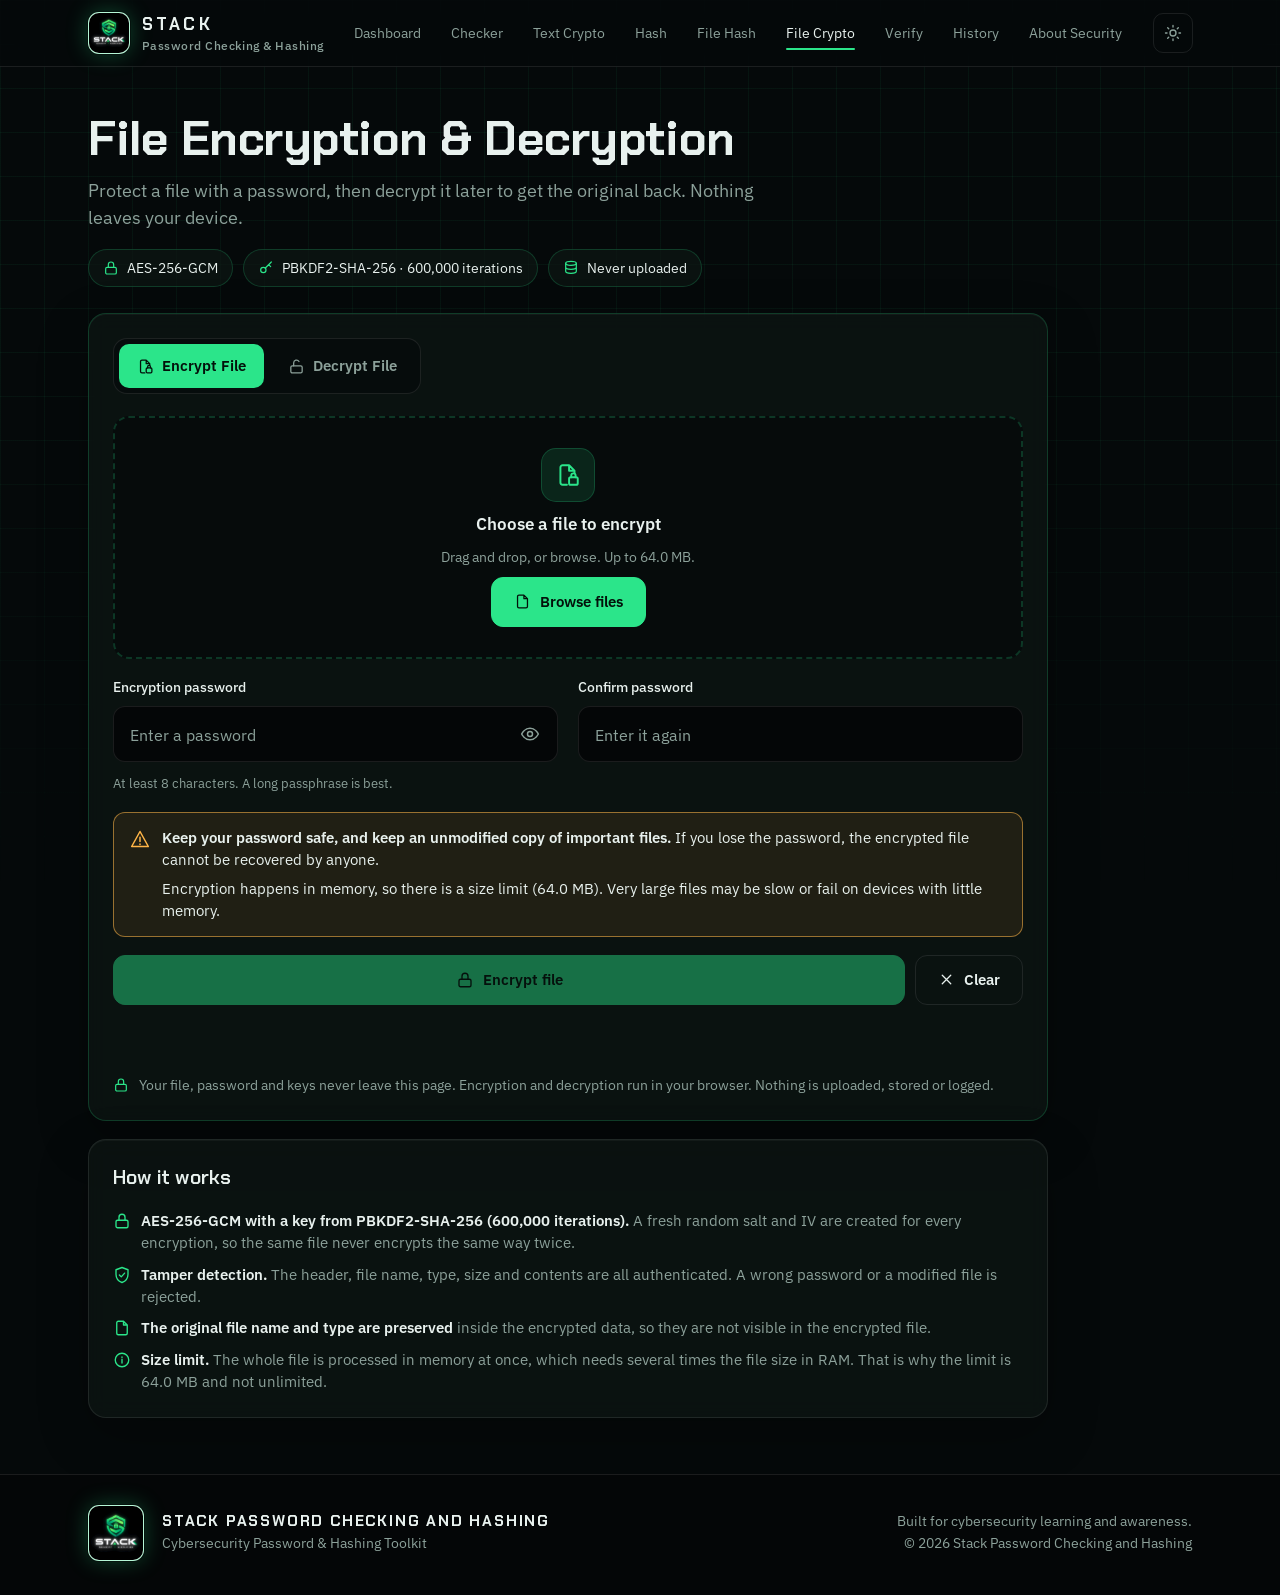
<file: stack-password-checker/frontend/file-crypto.html>
<!DOCTYPE html>
<html lang="en" data-theme="dark">
<head>
<meta charset="utf-8">
<meta name="viewport" content="width=device-width, initial-scale=1, viewport-fit=cover">
<title>File Encryption & Decryption — Stack Password Checking and Hashing</title>
<meta name="description" content="Encrypt and decrypt files with AES-256-GCM entirely in your browser. Nothing is uploaded.">
<meta name="theme-color" content="#05090A" id="metaTheme">
<meta name="referrer" content="no-referrer">
<link rel="icon" type="image/png" href="assets/logo.png">
<link rel="preconnect" href="https://fonts.googleapis.com">
<link rel="preconnect" href="https://fonts.gstatic.com" crossorigin>
<link href="https://fonts.googleapis.com/css2?family=Chakra+Petch:wght@500;600;700&family=IBM+Plex+Sans:wght@400;500;600&family=IBM+Plex+Mono:wght@400;500&display=swap" rel="stylesheet">
<link rel="stylesheet" href="css/style.css">
</head>
<body class="ready" data-page="file-crypto">
<script src="js/common.js"></script>
<a class="skip" href="#main">Skip to content</a>
<div class="app">
<div id="siteHeader"></div>
<main id="main">
<section class="phead wrap" aria-labelledby="h1">
 <h1 id="h1">File Encryption &amp; Decryption</h1>
 <p>Protect a file with a password, then decrypt it later to get the original back. Nothing leaves your device.</p>
 <div class="chips"><span class="chip"><svg class="i" width="16" height="16" aria-hidden="true"><use href="#i-lock"/></svg>AES-256-GCM</span><span class="chip"><svg class="i" width="16" height="16" aria-hidden="true"><use href="#i-key"/></svg>PBKDF2-SHA-256 · 600,000 iterations</span><span class="chip"><svg class="i" width="16" height="16" aria-hidden="true"><use href="#i-db"/></svg>Never uploaded</span></div>
</section>
<div class="wrap sec">
<div class="tool cluster">
<section class="card rise" aria-labelledby="fcT">
 <h2 class="sr" id="fcT">File encryption and decryption</h2>
 <div class="tablist" role="tablist" aria-label="Choose encrypt or decrypt">
  <button class="tbtn" role="tab" id="tabFEnc" type="button" aria-selected="true" aria-controls="panelFEnc"><svg class="i" width="17" height="17" aria-hidden="true"><use href="#i-filelock"/></svg>Encrypt File</button>
  <button class="tbtn" role="tab" id="tabFDec" type="button" aria-selected="false" aria-controls="panelFDec" tabindex="-1"><svg class="i" width="17" height="17" aria-hidden="true"><use href="#i-unlock"/></svg>Decrypt File</button>
 </div>

 <div role="tabpanel" id="panelFEnc" aria-labelledby="tabFEnc">
  <div class="cluster">
   <div class="drop" id="dropEnc">
    <span class="big"><svg class="i" width="26" height="26" aria-hidden="true"><use href="#i-filelock"/></svg></span><strong>Choose a file to encrypt</strong>
    <span class="s">Drag and drop, or browse. Up to <span class="maxInfo">64 MB</span>.</span>
    <button class="btn pri" id="browseEnc" type="button"><svg class="i" width="17" height="17" aria-hidden="true"><use href="#i-file"/></svg>Browse files</button>
    <input type="file" id="encFileIn" hidden aria-label="Choose a file to encrypt">
   </div>
   <div id="encSel" class="fi" hidden></div>
   <div class="tool-grid2">
    <div><label class="lb" for="fePw">Encryption password</label>
     <div class="field"><input id="fePw" type="password" autocomplete="new-password" autocapitalize="off" spellcheck="false" placeholder="Enter a password" data-lpignore="true" data-1p-ignore><button class="ibtn" type="button" data-eye="fePw" aria-label="Show password" aria-pressed="false"><svg class="i" width="20" height="20" aria-hidden="true"><use href="#i-eye"/></svg></button></div></div>
    <div><label class="lb" for="fePw2">Confirm password</label>
     <div class="field"><input id="fePw2" type="password" autocomplete="new-password" autocapitalize="off" spellcheck="false" placeholder="Enter it again" data-lpignore="true" data-1p-ignore></div></div>
   </div>
   <p class="hint" style="margin-top:-6px">At least 8 characters. A long passphrase is best.</p>
   <div class="notice warn"><svg class="i" width="20" height="20" aria-hidden="true"><use href="#i-alert"/></svg><div><p><b>Keep your password safe, and keep an unmodified copy of important files.</b> If you lose the password, the encrypted file cannot be recovered by anyone.</p>
    <p>Encryption happens in memory, so there is a size limit (<span class="maxInfo">64 MB</span>). Very large files may be slow or fail on devices with little memory.</p></div></div>
   <div class="btns"><button class="btn pri" id="feBtn" type="button" disabled><svg class="i" width="18" height="18" aria-hidden="true"><use href="#i-lock"/></svg><span>Encrypt file</span></button><button class="btn" id="feClear" type="button"><svg class="i" width="17" height="17" aria-hidden="true"><use href="#i-x"/></svg>Clear</button></div>
   <p class="status" id="feMsg" role="status" aria-live="polite"></p>
   <div id="feResult" class="resbox" hidden>
    <div class="meta-row"><span>Encrypted file: <b id="feName"></b></span><span>Size: <b id="feSize"></b></span></div>
    <p class="hint" style="margin:0 0 12px">The original file name and type are stored inside the encrypted data. Keep the <b>.stackenc</b> extension so you can find it later.</p>
    <button class="btn pri" id="feDown" type="button"><svg class="i" width="17" height="17" aria-hidden="true"><use href="#i-download"/></svg>Download encrypted file</button>
   </div>
  </div>
 </div>

 <div role="tabpanel" id="panelFDec" aria-labelledby="tabFDec" hidden>
  <div class="cluster">
   <div class="drop" id="dropDec">
    <span class="big"><svg class="i" width="26" height="26" aria-hidden="true"><use href="#i-unlock"/></svg></span><strong>Choose an encrypted file (.stackenc)</strong>
    <span class="s">Files made by this tool. Drag and drop, or browse.</span>
    <button class="btn pri" id="browseDec" type="button"><svg class="i" width="17" height="17" aria-hidden="true"><use href="#i-file"/></svg>Browse files</button>
    <input type="file" id="decFileIn" hidden aria-label="Choose an encrypted file to decrypt">
   </div>
   <div id="decSel" class="fi" hidden></div>
   <div><label class="lb" for="fdPw">Encryption password</label>
    <div class="field"><input id="fdPw" type="password" autocomplete="off" autocapitalize="off" spellcheck="false" placeholder="Enter the password used to encrypt" data-lpignore="true" data-1p-ignore><button class="ibtn" type="button" data-eye="fdPw" aria-label="Show password" aria-pressed="false"><svg class="i" width="20" height="20" aria-hidden="true"><use href="#i-eye"/></svg></button></div></div>
   <div class="btns"><button class="btn pri" id="fdBtn" type="button" disabled><svg class="i" width="18" height="18" aria-hidden="true"><use href="#i-unlock"/></svg><span>Decrypt file</span></button><button class="btn" id="fdClear" type="button"><svg class="i" width="17" height="17" aria-hidden="true"><use href="#i-x"/></svg>Clear</button></div>
   <p class="status" id="fdMsg" role="status" aria-live="polite"></p>
   <div id="fdResult" class="resbox" hidden>
    <div class="meta-row"><span>Original name: <b id="fdName"></b></span><span>Type: <b id="fdType"></b></span><span>Size: <b id="fdSize"></b></span></div>
    <div class="meta-row"><span>SHA-256 of recovered file:</span></div>
    <p class="hashline" id="fdHash" style="margin-bottom:14px"></p>
    <button class="btn pri" id="fdDown" type="button"><svg class="i" width="17" height="17" aria-hidden="true"><use href="#i-download"/></svg>Download recovered file</button>
    <p class="hint">The recovered file is not opened or previewed. Only open it if you trust where it came from.</p>
   </div>
  </div>
 </div>
 <p class="privnote"><svg class="i" width="16" height="16" aria-hidden="true"><use href="#i-lock"/></svg><span>Your file, password and keys never leave this page. Encryption and decryption run in your browser. Nothing is uploaded, stored or logged.</span></p>
</section>

<section class="card quiet" aria-labelledby="fhwT">
 <div class="card-h"><h2 id="fhwT">How it works</h2></div>
 <ul class="about-list">
  <li><svg class="i" width="18" height="18" aria-hidden="true"><use href="#i-lock"/></svg><span><b>AES-256-GCM with a key from PBKDF2-SHA-256 (600,000 iterations).</b> A fresh random salt and IV are created for every encryption, so the same file never encrypts the same way twice.</span></li>
  <li><svg class="i" width="18" height="18" aria-hidden="true"><use href="#i-shieldchk"/></svg><span><b>Tamper detection.</b> The header, file name, type, size and contents are all authenticated. A wrong password or a modified file is rejected.</span></li>
  <li><svg class="i" width="18" height="18" aria-hidden="true"><use href="#i-file"/></svg><span><b>The original file name and type are preserved</b> inside the encrypted data, so they are not visible in the encrypted file.</span></li>
  <li><svg class="i" width="18" height="18" aria-hidden="true"><use href="#i-info"/></svg><span><b>Size limit.</b> The whole file is processed in memory at once, which needs several times the file size in RAM. That is why the limit is <span class="maxInfo">64 MB</span> and not unlimited.</span></li>
 </ul>
</section>
</div>
</div>
</main>
<div id="siteFooter"></div>
</div>
<div class="toast" id="toast" role="status" aria-live="polite"></div>
<script src="js/config.js"></script>
<script src="js/stack-hash.js"></script>
<script src="js/stack-crypto.js"></script>
<script src="js/file-crypto.js"></script>
</body>
</html>
</file>
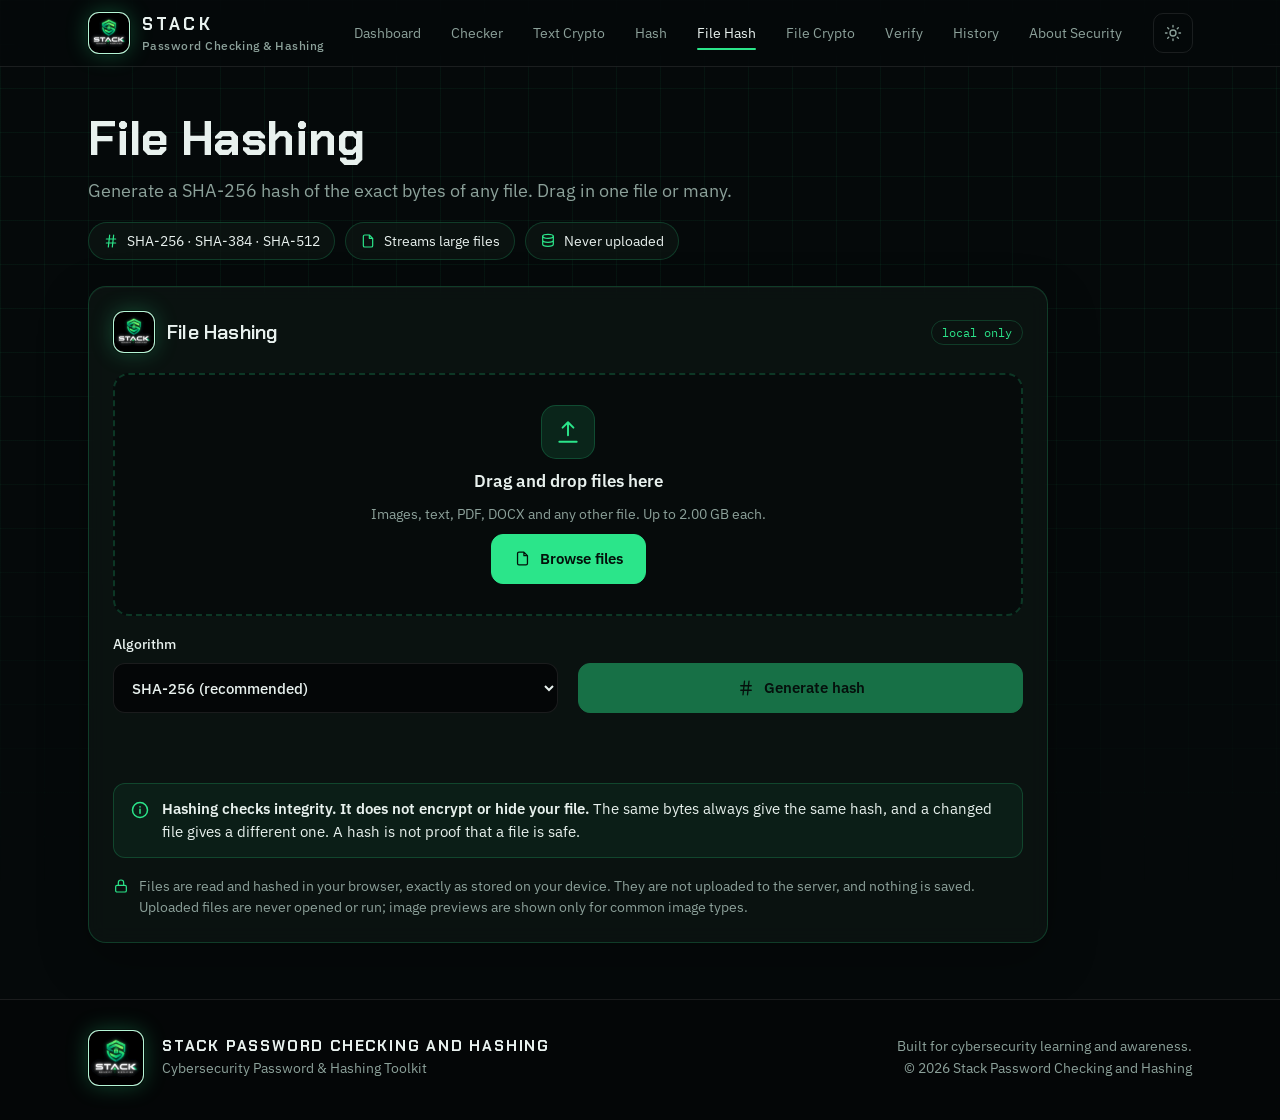
<file: stack-password-checker/frontend/file-hash.html>
<!DOCTYPE html>
<html lang="en" data-theme="dark">
<head>
<meta charset="utf-8">
<meta name="viewport" content="width=device-width, initial-scale=1, viewport-fit=cover">
<title>File Hashing — Stack Password Checking and Hashing</title>
<meta name="description" content="Calculate SHA-256, SHA-384 or SHA-512 hashes of files locally in your browser. Files are never uploaded.">
<meta name="theme-color" content="#05090A" id="metaTheme">
<meta name="referrer" content="no-referrer">
<link rel="icon" type="image/png" href="assets/logo.png">
<link rel="preconnect" href="https://fonts.googleapis.com">
<link rel="preconnect" href="https://fonts.gstatic.com" crossorigin>
<link href="https://fonts.googleapis.com/css2?family=Chakra+Petch:wght@500;600;700&family=IBM+Plex+Sans:wght@400;500;600&family=IBM+Plex+Mono:wght@400;500&display=swap" rel="stylesheet">
<link rel="stylesheet" href="css/style.css">
</head>
<body class="ready" data-page="file-hash">
<script src="js/common.js"></script>
<a class="skip" href="#main">Skip to content</a>
<div class="app">
<div id="siteHeader"></div>
<main id="main">
<section class="phead wrap" aria-labelledby="h1">
 <h1 id="h1">File Hashing</h1>
 <p>Generate a SHA-256 hash of the exact bytes of any file. Drag in one file or many.</p>
 <div class="chips"><span class="chip"><svg class="i" width="16" height="16" aria-hidden="true"><use href="#i-hash"/></svg>SHA-256 · SHA-384 · SHA-512</span><span class="chip"><svg class="i" width="16" height="16" aria-hidden="true"><use href="#i-file"/></svg>Streams large files</span><span class="chip"><svg class="i" width="16" height="16" aria-hidden="true"><use href="#i-db"/></svg>Never uploaded</span></div>
</section>
<div class="wrap sec">
<div class="tool cluster">
<section class="card rise" aria-labelledby="fhT">
 <div class="card-h"><span class="lt s"><img src="assets/logo.png" alt=""></span><h2 id="fhT">File Hashing</h2><span class="tag">local only</span></div>
 <div class="drop" id="drop">
  <span class="big"><svg class="i" width="26" height="26" aria-hidden="true"><use href="#i-upload"/></svg></span>
  <strong>Drag and drop files here</strong>
  <span class="s">Images, text, PDF, DOCX and any other file. Up to <span id="maxInfo">2 GB</span> each.</span>
  <button class="btn pri" id="browse" type="button"><svg class="i" width="17" height="17" aria-hidden="true"><use href="#i-file"/></svg>Browse files</button>
  <input type="file" id="fileIn" multiple hidden aria-label="Choose files to hash">
 </div>
 <div class="tool-grid2" style="margin-top:18px;align-items:end">
  <div><label class="lb" for="fAlgo">Algorithm</label><select class="sel" id="fAlgo"><option value="SHA-256" selected>SHA-256 (recommended)</option><option value="SHA-384">SHA-384</option><option value="SHA-512">SHA-512</option></select></div>
  <div class="btns"><button class="btn pri" id="fGo" type="button" disabled><svg class="i" width="18" height="18" aria-hidden="true"><use href="#i-hash"/></svg><span>Generate hash</span></button><button class="btn" id="fCancel" type="button" hidden><svg class="i" width="17" height="17" aria-hidden="true"><use href="#i-x"/></svg>Cancel</button></div>
 </div>
 <p class="status" id="fMsg" role="status" aria-live="polite"></p>
 <ul class="files" id="fList" aria-label="Selected files"></ul>
 <div class="sumrow" id="fSum" hidden>
  <span id="fCount"></span>
  <div class="btns"><button class="btn sm" id="fReport" type="button" disabled><svg class="i" width="16" height="16" aria-hidden="true"><use href="#i-download"/></svg>Download hash report</button><button class="btn sm danger" id="fClearAll" type="button"><svg class="i" width="16" height="16" aria-hidden="true"><use href="#i-trash"/></svg>Clear all files</button></div>
 </div>
 <div class="notice" style="margin-top:18px"><svg class="i" width="20" height="20" aria-hidden="true"><use href="#i-info"/></svg><p><b>Hashing checks integrity. It does not encrypt or hide your file.</b> The same bytes always give the same hash, and a changed file gives a different one. A hash is not proof that a file is safe.</p></div>
 <p class="privnote"><svg class="i" width="16" height="16" aria-hidden="true"><use href="#i-lock"/></svg><span>Files are read and hashed in your browser, exactly as stored on your device. They are not uploaded to the server, and nothing is saved. Uploaded files are never opened or run; image previews are shown only for common image types.</span></p>
</section>
</div>
</div>
</main>
<div id="siteFooter"></div>
</div>
<div class="toast" id="toast" role="status" aria-live="polite"></div>
<script src="js/config.js"></script>
<script src="js/stack-hash.js"></script>
<script src="js/file-hash.js"></script>
</body>
</html>
</file>
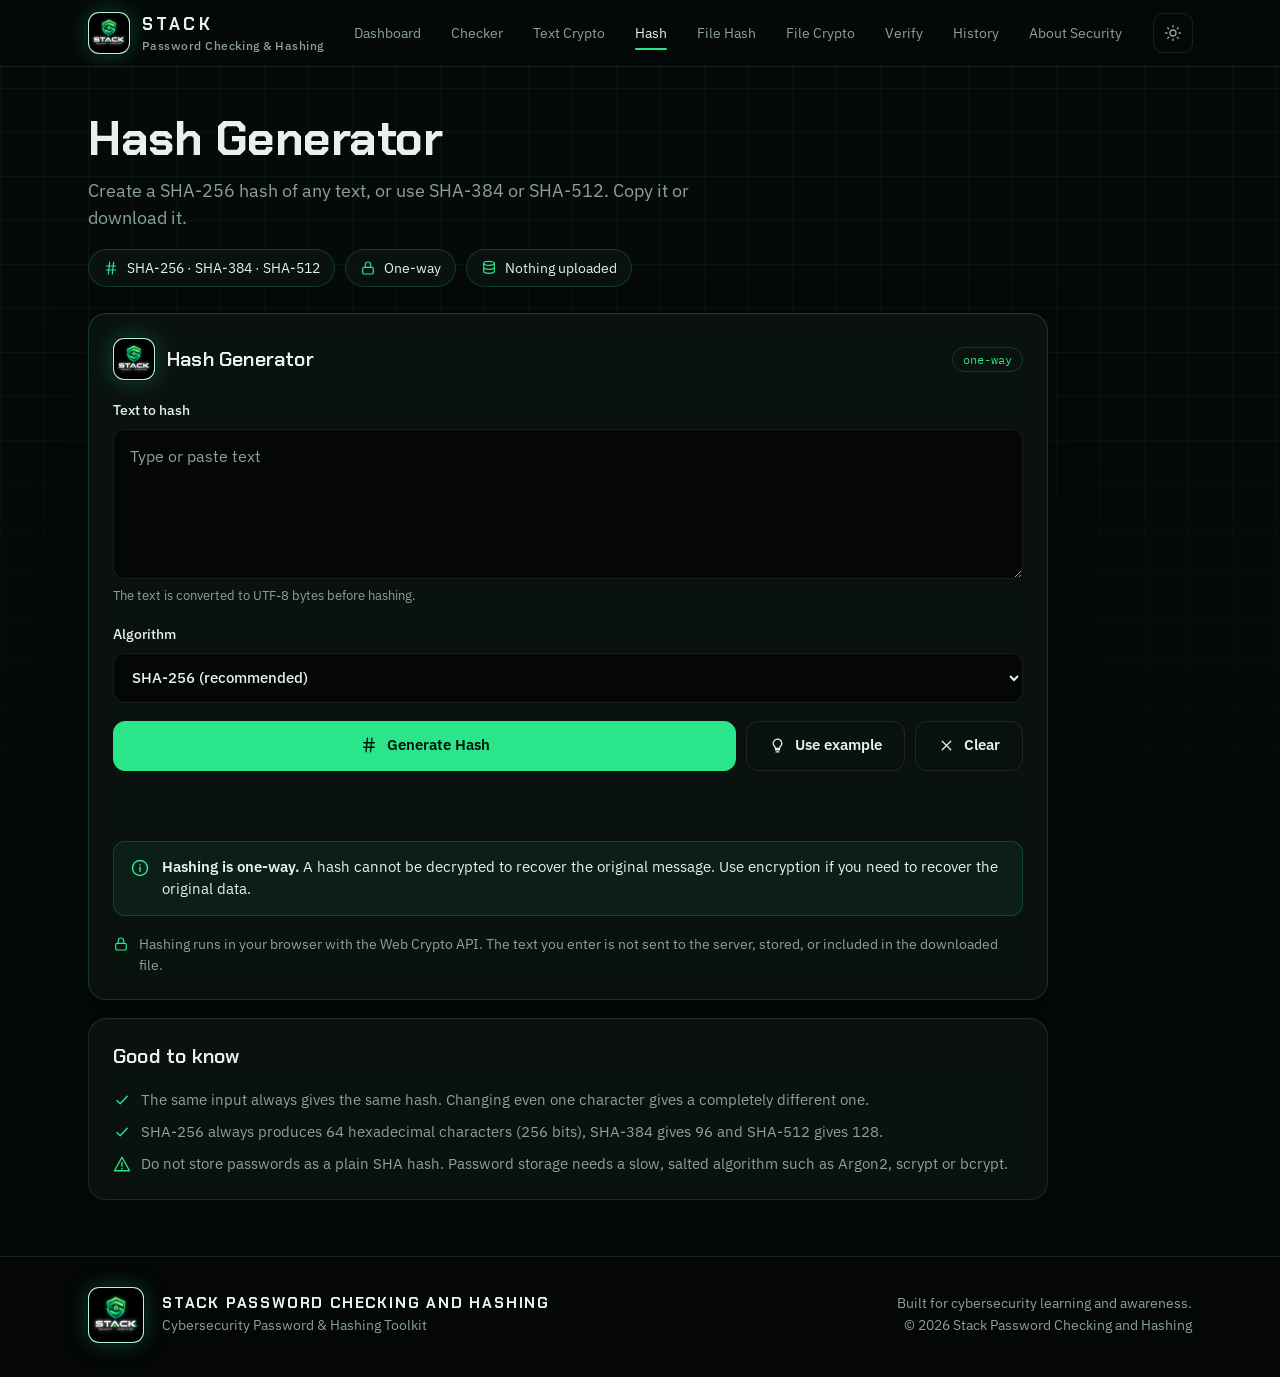
<file: stack-password-checker/frontend/hash.html>
<!DOCTYPE html>
<html lang="en" data-theme="dark">
<head>
<meta charset="utf-8">
<meta name="viewport" content="width=device-width, initial-scale=1, viewport-fit=cover">
<title>Hash Generator — Stack Password Checking and Hashing</title>
<meta name="description" content="Generate SHA-256, SHA-384 or SHA-512 hashes of text in your browser.">
<meta name="theme-color" content="#05090A" id="metaTheme">
<meta name="referrer" content="no-referrer">
<link rel="icon" type="image/png" href="assets/logo.png">
<link rel="preconnect" href="https://fonts.googleapis.com">
<link rel="preconnect" href="https://fonts.gstatic.com" crossorigin>
<link href="https://fonts.googleapis.com/css2?family=Chakra+Petch:wght@500;600;700&family=IBM+Plex+Sans:wght@400;500;600&family=IBM+Plex+Mono:wght@400;500&display=swap" rel="stylesheet">
<link rel="stylesheet" href="css/style.css">
</head>
<body class="ready" data-page="hash">
<script src="js/common.js"></script>
<a class="skip" href="#main">Skip to content</a>
<div class="app">
<div id="siteHeader"></div>
<main id="main">
<section class="phead wrap" aria-labelledby="h1">
 <h1 id="h1">Hash Generator</h1>
 <p>Create a SHA-256 hash of any text, or use SHA-384 or SHA-512. Copy it or download it.</p>
 <div class="chips"><span class="chip"><svg class="i" width="16" height="16" aria-hidden="true"><use href="#i-hash"/></svg>SHA-256 · SHA-384 · SHA-512</span><span class="chip"><svg class="i" width="16" height="16" aria-hidden="true"><use href="#i-lock"/></svg>One-way</span><span class="chip"><svg class="i" width="16" height="16" aria-hidden="true"><use href="#i-db"/></svg>Nothing uploaded</span></div>
</section>
<div class="wrap sec">
<div class="tool cluster">
<section class="card rise" aria-labelledby="hT">
 <div class="card-h"><span class="lt s"><img src="assets/logo.png" alt=""></span><h2 id="hT">Hash Generator</h2><span class="tag">one-way</span></div>
 <div class="cluster">
  <div><label class="lb" for="hIn">Text to hash</label>
   <textarea class="ta" id="hIn" rows="5" maxlength="1000000" placeholder="Type or paste text" spellcheck="false" autocomplete="off"></textarea>
   <p class="hint">The text is converted to UTF-8 bytes before hashing.</p></div>
  <div><label class="lb" for="hAlgo">Algorithm</label><select class="sel" id="hAlgo"><option value="SHA-256" selected>SHA-256 (recommended)</option><option value="SHA-384">SHA-384</option><option value="SHA-512">SHA-512</option></select></div>
  <div class="btns"><button class="btn pri" id="hGo" type="button"><svg class="i" width="18" height="18" aria-hidden="true"><use href="#i-hash"/></svg>Generate Hash</button><button class="btn" id="hEx" type="button"><svg class="i" width="17" height="17" aria-hidden="true"><use href="#i-bulb"/></svg>Use example</button><button class="btn" id="hClear" type="button"><svg class="i" width="17" height="17" aria-hidden="true"><use href="#i-x"/></svg>Clear</button></div>
  <p class="status" id="hMsg" role="status" aria-live="polite"></p>
  <div id="hResult" class="resbox" hidden>
   <div class="meta-row"><span>Algorithm: <b id="hAlgoOut"></b></span><span>Output length: <b id="hLenOut"></b></span></div>
   <p class="hashline" id="hOut" tabindex="0" aria-label="Hash value"></p>
   <div class="btns" style="margin-top:14px"><button class="btn" id="hCopy" type="button"><svg class="i" width="17" height="17" aria-hidden="true"><use href="#i-copy"/></svg>Copy hash</button><button class="btn" id="hDown" type="button"><svg class="i" width="17" height="17" aria-hidden="true"><use href="#i-download"/></svg>Download as text file</button></div>
  </div>
  <div class="notice"><svg class="i" width="20" height="20" aria-hidden="true"><use href="#i-info"/></svg><p><b>Hashing is one-way.</b> A hash cannot be decrypted to recover the original message. Use encryption if you need to recover the original data.</p></div>
 </div>
 <p class="privnote"><svg class="i" width="16" height="16" aria-hidden="true"><use href="#i-lock"/></svg><span>Hashing runs in your browser with the Web Crypto API. The text you enter is not sent to the server, stored, or included in the downloaded file.</span></p>
</section>
<section class="card quiet" aria-labelledby="hwT">
 <div class="card-h"><h2 id="hwT">Good to know</h2></div>
 <ul class="about-list">
  <li><svg class="i" width="18" height="18" aria-hidden="true"><use href="#i-check"/></svg><span>The same input always gives the same hash. Changing even one character gives a completely different one.</span></li>
  <li><svg class="i" width="18" height="18" aria-hidden="true"><use href="#i-check"/></svg><span>SHA-256 always produces 64 hexadecimal characters (256 bits), SHA-384 gives 96 and SHA-512 gives 128.</span></li>
  <li><svg class="i" width="18" height="18" aria-hidden="true"><use href="#i-alert"/></svg><span>Do not store passwords as a plain SHA hash. Password storage needs a slow, salted algorithm such as Argon2, scrypt or bcrypt.</span></li>
 </ul>
</section>
</div>
</div>
</main>
<div id="siteFooter"></div>
</div>
<div class="toast" id="toast" role="status" aria-live="polite"></div>
<script src="js/config.js"></script>
<script src="js/stack-hash.js"></script>
<script src="js/hash.js"></script>
</body>
</html>
</file>
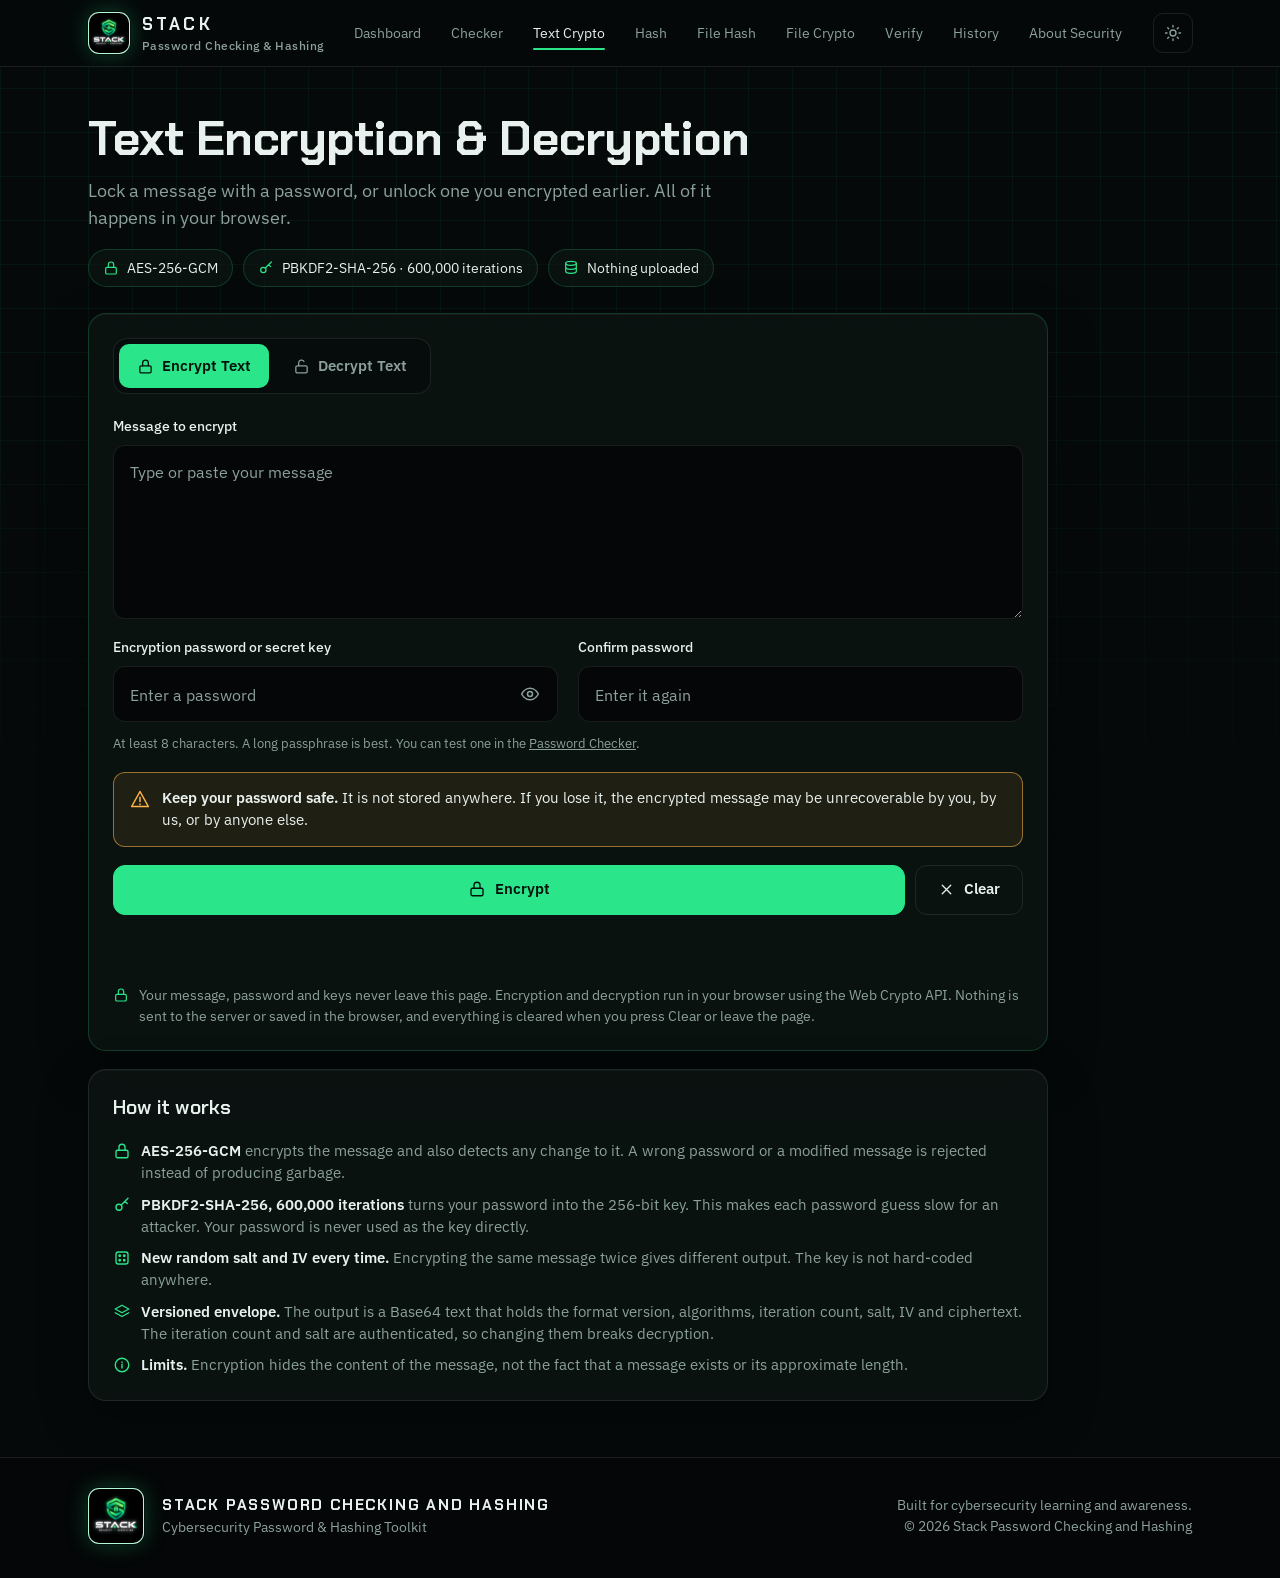
<file: stack-password-checker/frontend/text-crypto.html>
<!DOCTYPE html>
<html lang="en" data-theme="dark">
<head>
<meta charset="utf-8">
<meta name="viewport" content="width=device-width, initial-scale=1, viewport-fit=cover">
<title>Text Encryption & Decryption — Stack Password Checking and Hashing</title>
<meta name="description" content="Encrypt and decrypt text with AES-256-GCM in your browser. Nothing is uploaded or stored.">
<meta name="theme-color" content="#05090A" id="metaTheme">
<meta name="referrer" content="no-referrer">
<link rel="icon" type="image/png" href="assets/logo.png">
<link rel="preconnect" href="https://fonts.googleapis.com">
<link rel="preconnect" href="https://fonts.gstatic.com" crossorigin>
<link href="https://fonts.googleapis.com/css2?family=Chakra+Petch:wght@500;600;700&family=IBM+Plex+Sans:wght@400;500;600&family=IBM+Plex+Mono:wght@400;500&display=swap" rel="stylesheet">
<link rel="stylesheet" href="css/style.css">
</head>
<body class="ready" data-page="text-crypto">
<script src="js/common.js"></script>
<a class="skip" href="#main">Skip to content</a>
<div class="app">
<div id="siteHeader"></div>
<main id="main">
<section class="phead wrap" aria-labelledby="h1">
 <h1 id="h1">Text Encryption &amp; Decryption</h1>
 <p>Lock a message with a password, or unlock one you encrypted earlier. All of it happens in your browser.</p>
 <div class="chips"><span class="chip"><svg class="i" width="16" height="16" aria-hidden="true"><use href="#i-lock"/></svg>AES-256-GCM</span><span class="chip"><svg class="i" width="16" height="16" aria-hidden="true"><use href="#i-key"/></svg>PBKDF2-SHA-256 · 600,000 iterations</span><span class="chip"><svg class="i" width="16" height="16" aria-hidden="true"><use href="#i-db"/></svg>Nothing uploaded</span></div>
</section>
<div class="wrap sec">
<div class="tool cluster">
<section class="card rise" aria-labelledby="tcT">
 <h2 class="sr" id="tcT">Text encryption and decryption</h2>
 <div class="tablist" role="tablist" aria-label="Choose encrypt or decrypt">
  <button class="tbtn" role="tab" id="tabEnc" type="button" aria-selected="true" aria-controls="panelEnc"><svg class="i" width="17" height="17" aria-hidden="true"><use href="#i-lock"/></svg>Encrypt Text</button>
  <button class="tbtn" role="tab" id="tabDec" type="button" aria-selected="false" aria-controls="panelDec" tabindex="-1"><svg class="i" width="17" height="17" aria-hidden="true"><use href="#i-unlock"/></svg>Decrypt Text</button>
 </div>

 <div role="tabpanel" id="panelEnc" aria-labelledby="tabEnc">
  <div class="cluster">
   <div><label class="lb" for="encIn">Message to encrypt</label>
    <textarea class="ta" id="encIn" rows="6" maxlength="1000000" placeholder="Type or paste your message" spellcheck="false" autocomplete="off"></textarea></div>
   <div class="tool-grid2">
    <div><label class="lb" for="encPw">Encryption password or secret key</label>
     <div class="field"><input id="encPw" type="password" autocomplete="new-password" autocapitalize="off" spellcheck="false" placeholder="Enter a password" data-lpignore="true" data-1p-ignore><button class="ibtn" type="button" data-eye="encPw" aria-label="Show password" aria-pressed="false"><svg class="i" width="20" height="20" aria-hidden="true"><use href="#i-eye"/></svg></button></div></div>
    <div><label class="lb" for="encPw2">Confirm password</label>
     <div class="field"><input id="encPw2" type="password" autocomplete="new-password" autocapitalize="off" spellcheck="false" placeholder="Enter it again" data-lpignore="true" data-1p-ignore></div></div>
   </div>
   <p class="hint" style="margin-top:-6px">At least 8 characters. A long passphrase is best. You can test one in the <a href="index.html">Password Checker</a>.</p>
   <div class="notice warn"><svg class="i" width="20" height="20" aria-hidden="true"><use href="#i-alert"/></svg><p><b>Keep your password safe.</b> It is not stored anywhere. If you lose it, the encrypted message may be unrecoverable by you, by us, or by anyone else.</p></div>
   <div class="btns"><button class="btn pri" id="encBtn" type="button"><svg class="i" width="18" height="18" aria-hidden="true"><use href="#i-lock"/></svg><span>Encrypt</span></button><button class="btn" id="encClear" type="button"><svg class="i" width="17" height="17" aria-hidden="true"><use href="#i-x"/></svg>Clear</button></div>
   <p class="status" id="encMsg" role="status" aria-live="polite"></p>
   <div id="encResult" hidden>
    <label class="lb" for="encOut">Encrypted output (Base64)</label>
    <textarea class="ta out" id="encOut" rows="6" readonly spellcheck="false"></textarea>
    <p class="hint" id="encInfo"></p>
    <div class="btns" style="margin-top:12px"><button class="btn" id="encCopy" type="button"><svg class="i" width="17" height="17" aria-hidden="true"><use href="#i-copy"/></svg>Copy encrypted output</button><button class="btn" id="encDown" type="button"><svg class="i" width="17" height="17" aria-hidden="true"><use href="#i-download"/></svg>Download as text file</button></div>
   </div>
  </div>
 </div>

 <div role="tabpanel" id="panelDec" aria-labelledby="tabDec" hidden>
  <div class="cluster">
   <div><label class="lb" for="decIn">Encrypted text</label>
    <textarea class="ta" id="decIn" rows="6" placeholder="Paste the encrypted text (Base64) here" spellcheck="false" autocomplete="off"></textarea>
    <div class="btns" style="margin-top:10px"><button class="btn sm quiet" id="decLoad" type="button"><svg class="i" width="16" height="16" aria-hidden="true"><use href="#i-upload"/></svg>Load from a text file</button><input type="file" id="decFile" accept=".txt,text/plain" hidden aria-label="Load encrypted text from a file"></div></div>
   <div><label class="lb" for="decPw">Encryption password or secret key</label>
    <div class="field"><input id="decPw" type="password" autocomplete="off" autocapitalize="off" spellcheck="false" placeholder="Enter the password used to encrypt" data-lpignore="true" data-1p-ignore><button class="ibtn" type="button" data-eye="decPw" aria-label="Show password" aria-pressed="false"><svg class="i" width="20" height="20" aria-hidden="true"><use href="#i-eye"/></svg></button></div></div>
   <div class="btns"><button class="btn pri" id="decBtn" type="button"><svg class="i" width="18" height="18" aria-hidden="true"><use href="#i-unlock"/></svg><span>Decrypt</span></button><button class="btn" id="decClear" type="button"><svg class="i" width="17" height="17" aria-hidden="true"><use href="#i-x"/></svg>Clear</button></div>
   <p class="status" id="decMsg" role="status" aria-live="polite"></p>
   <div id="decResult" hidden>
    <label class="lb" for="decOut">Decrypted message</label>
    <textarea class="ta out" id="decOut" rows="6" readonly spellcheck="false"></textarea>
    <div class="btns" style="margin-top:12px"><button class="btn" id="decCopy" type="button"><svg class="i" width="17" height="17" aria-hidden="true"><use href="#i-copy"/></svg>Copy message</button><button class="btn" id="decDown" type="button"><svg class="i" width="17" height="17" aria-hidden="true"><use href="#i-download"/></svg>Download as text file</button></div>
   </div>
  </div>
 </div>
 <p class="privnote"><svg class="i" width="16" height="16" aria-hidden="true"><use href="#i-lock"/></svg><span>Your message, password and keys never leave this page. Encryption and decryption run in your browser using the Web Crypto API. Nothing is sent to the server or saved in the browser, and everything is cleared when you press Clear or leave the page.</span></p>
</section>

<section class="card quiet" aria-labelledby="howT">
 <div class="card-h"><h2 id="howT">How it works</h2></div>
 <ul class="about-list">
  <li><svg class="i" width="18" height="18" aria-hidden="true"><use href="#i-lock"/></svg><span><b>AES-256-GCM</b> encrypts the message and also detects any change to it. A wrong password or a modified message is rejected instead of producing garbage.</span></li>
  <li><svg class="i" width="18" height="18" aria-hidden="true"><use href="#i-key"/></svg><span><b>PBKDF2-SHA-256, 600,000 iterations</b> turns your password into the 256-bit key. This makes each password guess slow for an attacker. Your password is never used as the key directly.</span></li>
  <li><svg class="i" width="18" height="18" aria-hidden="true"><use href="#i-dice"/></svg><span><b>New random salt and IV every time.</b> Encrypting the same message twice gives different output. The key is not hard-coded anywhere.</span></li>
  <li><svg class="i" width="18" height="18" aria-hidden="true"><use href="#i-layers"/></svg><span><b>Versioned envelope.</b> The output is a Base64 text that holds the format version, algorithms, iteration count, salt, IV and ciphertext. The iteration count and salt are authenticated, so changing them breaks decryption.</span></li>
  <li><svg class="i" width="18" height="18" aria-hidden="true"><use href="#i-info"/></svg><span><b>Limits.</b> Encryption hides the content of the message, not the fact that a message exists or its approximate length.</span></li>
 </ul>
</section>
</div>
</div>
</main>
<div id="siteFooter"></div>
</div>
<div class="toast" id="toast" role="status" aria-live="polite"></div>
<script src="js/config.js"></script>
<script src="js/stack-crypto.js"></script>
<script src="js/text-crypto.js"></script>
</body>
</html>
</file>
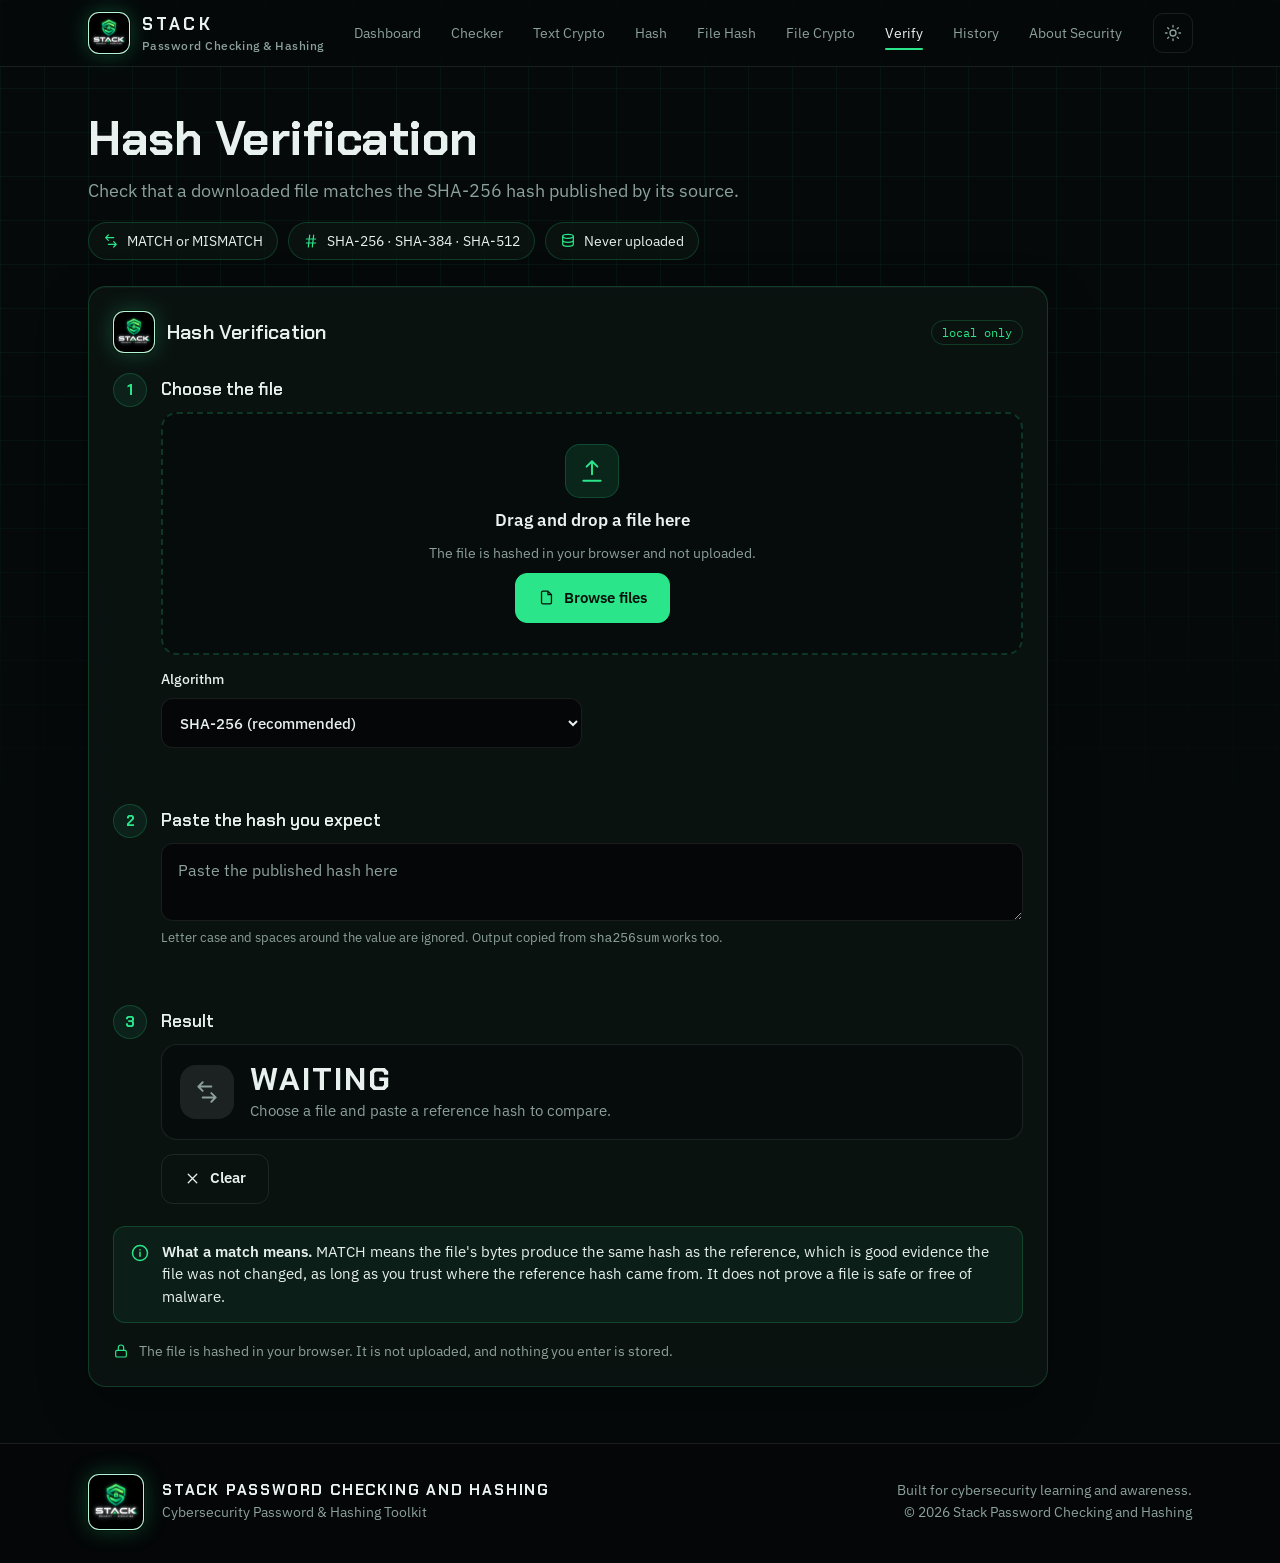
<file: stack-password-checker/frontend/verify.html>
<!DOCTYPE html>
<html lang="en" data-theme="dark">
<head>
<meta charset="utf-8">
<meta name="viewport" content="width=device-width, initial-scale=1, viewport-fit=cover">
<title>Hash Verification — Stack Password Checking and Hashing</title>
<meta name="description" content="Check a file against a published SHA-256 hash, locally in your browser.">
<meta name="theme-color" content="#05090A" id="metaTheme">
<meta name="referrer" content="no-referrer">
<link rel="icon" type="image/png" href="assets/logo.png">
<link rel="preconnect" href="https://fonts.googleapis.com">
<link rel="preconnect" href="https://fonts.gstatic.com" crossorigin>
<link href="https://fonts.googleapis.com/css2?family=Chakra+Petch:wght@500;600;700&family=IBM+Plex+Sans:wght@400;500;600&family=IBM+Plex+Mono:wght@400;500&display=swap" rel="stylesheet">
<link rel="stylesheet" href="css/style.css">
</head>
<body class="ready" data-page="verify">
<script src="js/common.js"></script>
<a class="skip" href="#main">Skip to content</a>
<div class="app">
<div id="siteHeader"></div>
<main id="main">
<section class="phead wrap" aria-labelledby="h1">
 <h1 id="h1">Hash Verification</h1>
 <p>Check that a downloaded file matches the SHA-256 hash published by its source.</p>
 <div class="chips"><span class="chip"><svg class="i" width="16" height="16" aria-hidden="true"><use href="#i-compare"/></svg>MATCH or MISMATCH</span><span class="chip"><svg class="i" width="16" height="16" aria-hidden="true"><use href="#i-hash"/></svg>SHA-256 · SHA-384 · SHA-512</span><span class="chip"><svg class="i" width="16" height="16" aria-hidden="true"><use href="#i-db"/></svg>Never uploaded</span></div>
</section>
<div class="wrap sec">
<div class="tool cluster">
<section class="card rise" aria-labelledby="vT">
 <div class="card-h"><span class="lt s"><img src="assets/logo.png" alt=""></span><h2 id="vT">Hash Verification</h2><span class="tag">local only</span></div>
 <div class="steps">
  <div class="step"><div>
   <h3>Choose the file</h3>
   <div class="drop" id="drop">
    <span class="big"><svg class="i" width="26" height="26" aria-hidden="true"><use href="#i-upload"/></svg></span><strong>Drag and drop a file here</strong>
    <span class="s">The file is hashed in your browser and not uploaded.</span>
    <button class="btn pri" id="browse" type="button"><svg class="i" width="17" height="17" aria-hidden="true"><use href="#i-file"/></svg>Browse files</button>
    <input type="file" id="fileIn" hidden aria-label="Choose a file to verify">
   </div>
   <div id="vFile" class="fi" style="margin-top:12px" hidden></div>
   <div class="tool-grid2" style="margin-top:14px;align-items:end">
    <div><label class="lb" for="vAlgo">Algorithm</label><select class="sel" id="vAlgo"><option value="SHA-256" selected>SHA-256 (recommended)</option><option value="SHA-384">SHA-384</option><option value="SHA-512">SHA-512</option></select></div>
    <div class="btns"><button class="btn" id="vCancel" type="button" hidden><svg class="i" width="17" height="17" aria-hidden="true"><use href="#i-x"/></svg>Cancel</button></div>
   </div>
   <p class="status" id="vMsg" role="status" aria-live="polite"></p>
   <div id="vComputed" class="resbox" style="margin-top:12px" hidden>
    <div class="meta-row"><span>Calculated <b id="vAlgoOut"></b> hash</span></div>
    <p class="hashline" id="vHash"></p>
    <div class="btns" style="margin-top:12px"><button class="btn" id="vCopy" type="button"><svg class="i" width="17" height="17" aria-hidden="true"><use href="#i-copy"/></svg>Copy computed hash</button></div>
   </div>
  </div></div>
  <div class="step"><div>
   <h3>Paste the hash you expect</h3>
   <label class="lb sr" for="vRef">Reference hash</label>
   <textarea class="ta" id="vRef" rows="2" style="min-height:76px" placeholder="Paste the published hash here" spellcheck="false" autocomplete="off" maxlength="400"></textarea>
   <p class="hint">Letter case and spaces around the value are ignored. Output copied from <code>sha256sum</code> works too.</p>
   <p class="status" id="vRefMsg" role="status" aria-live="polite"></p>
  </div></div>
  <div class="step"><div>
   <h3>Result</h3>
   <div class="verdict" id="verdict" role="status" aria-live="polite"><span class="vi"><svg class="i" width="26" height="26" aria-hidden="true"><use href="#i-compare"/></svg></span><div><div class="vt" id="vVerdict">WAITING</div><div class="vd" id="vVerdictText">Choose a file and paste a reference hash to compare.</div></div></div>
   <div class="btns" style="margin-top:14px"><button class="btn" id="vClear" type="button"><svg class="i" width="17" height="17" aria-hidden="true"><use href="#i-x"/></svg>Clear</button></div>
  </div></div>
 </div>
 <div class="notice" style="margin-top:22px"><svg class="i" width="20" height="20" aria-hidden="true"><use href="#i-info"/></svg><p><b>What a match means.</b> MATCH means the file's bytes produce the same hash as the reference, which is good evidence the file was not changed, as long as you trust where the reference hash came from. It does not prove a file is safe or free of malware.</p></div>
 <p class="privnote"><svg class="i" width="16" height="16" aria-hidden="true"><use href="#i-lock"/></svg><span>The file is hashed in your browser. It is not uploaded, and nothing you enter is stored.</span></p>
</section>
</div>
</div>
</main>
<div id="siteFooter"></div>
</div>
<div class="toast" id="toast" role="status" aria-live="polite"></div>
<script src="js/config.js"></script>
<script src="js/stack-hash.js"></script>
<script src="js/verify.js"></script>
</body>
</html>
</file>
<file: stack-password-checker/frontend/css/style.css>
/* Stack Password Checker — styles */
*,*::before,*::after{box-sizing:border-box}
html{scroll-behavior:smooth;-webkit-text-size-adjust:100%}
body{margin:0;background:var(--bg);color:var(--tx);font-family:'IBM Plex Sans',system-ui,-apple-system,'Segoe UI',Roboto,sans-serif;-webkit-font-smoothing:antialiased;line-height:1.5}
button{font:inherit;color:inherit;cursor:pointer}
a{color:inherit}
:focus-visible{outline:2px solid var(--acc);outline-offset:3px}
.skip{position:absolute;left:12px;top:-60px;background:var(--acc);color:var(--acc-ink);padding:10px 16px;border-radius:8px;font-weight:600;z-index:200;text-decoration:none;transition:top .2s}
.skip:focus{top:12px}
svg.i{fill:none;stroke:currentColor;stroke-width:1.8;stroke-linecap:round;stroke-linejoin:round;flex:none;display:block}
.chk .ic svg.i{stroke-width:2.6}
.stat .v svg.i{stroke-width:2.6}
[id]{scroll-margin-top:84px}


:root{--bg:#05090A;--bg2:#08100E;--panel:rgba(14,24,21,.66);--line:rgba(43,229,138,.2);--line2:rgba(255,255,255,.09);--tx:#E8F1EE;--mut:#8CA19A;--acc:#2BE58A;--acc-ink:#03110A;--acc2:#3CD7F0;--weak:#FF5C77;--med:#FFB547;--strong:#2BE58A;--grid:rgba(43,229,138,.055);color-scheme:dark}
:root[data-theme=light]{--bg:#F2F7F4;--bg2:#E8F0EC;--panel:rgba(255,255,255,.85);--line:rgba(10,140,80,.28);--line2:rgba(0,0,0,.09);--tx:#0B1A14;--mut:#496157;--acc:#0C9A5B;--acc-ink:#fff;--acc2:#0A8FA8;--weak:#CF2F4C;--med:#A86608;--strong:#0C9A5B;--grid:rgba(10,140,80,.09);color-scheme:light}
.app{position:relative;min-height:100vh;overflow-x:clip;transition:opacity .6s ease}
body:not(.ready) .app{opacity:0}
.app::before{content:"";position:fixed;inset:0;background-image:linear-gradient(var(--grid) 1px,transparent 1px),linear-gradient(90deg,var(--grid) 1px,transparent 1px);background-size:44px 44px;mask-image:linear-gradient(#000 0,#000 40%,transparent 100%);-webkit-mask-image:linear-gradient(#000 0,#000 40%,transparent 100%);animation:gridmove 22s linear infinite;pointer-events:none;z-index:0}
@keyframes gridmove{to{background-position:44px 44px,44px 44px}}
.app>*{position:relative;z-index:1}

.ff-d{font-family:'Chakra Petch',sans-serif}
.mono{font-family:'IBM Plex Mono',ui-monospace,monospace}
.wrap{width:min(1160px,100%);margin:0 auto;padding:0 28px}
@media (max-width:560px){.wrap{padding:0 16px}}

/* logo tile — supplied logo shown whole, untouched, on its own light tile */
.lt{display:block;border-radius:11px;overflow:hidden;background:#fff;border:1px solid rgba(43,229,138,.35);box-shadow:0 0 0 1px rgba(0,0,0,.4),0 0 22px rgba(43,229,138,.28);flex:none}
.lt img{display:block;width:100%;height:100%;object-fit:cover}
.lt.s{width:42px;height:42px}.lt.m{width:56px;height:56px}.lt.l{width:132px;height:132px;border-radius:26px}
.glow{animation:glow 3.6s ease-in-out infinite}
@keyframes glow{50%{box-shadow:0 0 0 1px rgba(0,0,0,.4),0 0 34px rgba(43,229,138,.55)}}

/* nav */
.nav{position:sticky;top:var(--stick,0px);z-index:20;background:color-mix(in srgb,var(--bg) 82%,transparent);backdrop-filter:blur(12px);-webkit-backdrop-filter:blur(12px);border-bottom:1px solid var(--line2)}
.nav-in{display:flex;align-items:center;gap:18px;height:66px}
.brand{display:flex;align-items:center;gap:12px;font:700 15px 'Chakra Petch',sans-serif;letter-spacing:.12em;white-space:nowrap}
.links{display:flex;gap:4px;margin-left:auto}
.links a{color:var(--mut);text-decoration:none;font-size:14px;padding:8px 13px;border-radius:8px;transition:.18s;position:relative}
.links a:hover{color:var(--tx);background:var(--line2)}
.links a[aria-current=page]{color:var(--tx)}
.links a[aria-current=page]::after{content:"";position:absolute;left:13px;right:13px;bottom:2px;height:2px;background:var(--acc);border-radius:2px}
.ibtn{width:40px;height:40px;border-radius:10px;border:1px solid var(--line2);background:transparent;display:grid;place-items:center;color:var(--mut);transition:.18s}
.ibtn:hover{color:var(--acc);border-color:var(--line)}
.burger{display:none}
.nav .ibtn.theme{margin-left:0}
.mpanel{position:absolute;left:0;right:0;top:66px;background:var(--bg2);border-bottom:1px solid var(--line);padding:10px 16px 16px;z-index:19;animation:drop .22s ease}
.mpanel a{display:flex;align-items:center;justify-content:space-between;padding:15px 8px;border-bottom:1px solid var(--line2);color:var(--tx);text-decoration:none;font-size:16px;min-height:48px}
.mpanel a:last-child{border:0}
@keyframes drop{from{opacity:0;transform:translateY(-8px)}}
@media (max-width:860px){.links{display:none}.burger{display:grid}.nav-in{gap:10px}.nav .theme{margin-left:auto}}
@media (max-width:420px){}

/* hero */
.hero{padding:72px 0 40px;overflow:hidden}
.hero-g{display:grid;grid-template-columns:1.15fr .85fr;gap:32px;align-items:center}
.hero h1{font:700 clamp(36px,6.4vw,68px)/1.02 'Chakra Petch',sans-serif;margin:0 0 18px;letter-spacing:-.01em;max-width:11ch}
.hero p.sub{font-size:clamp(16px,2.1vw,19px);line-height:1.55;color:var(--mut);max-width:44ch;margin:0 0 26px}
.chips{display:flex;gap:10px;flex-wrap:wrap}
.chip{display:flex;align-items:center;gap:8px;border:1px solid var(--line);background:var(--panel);border-radius:999px;padding:8px 14px;font-size:13.5px;color:var(--tx)}
.chip svg{color:var(--acc)}
.radar{position:relative;aspect-ratio:1;max-width:380px;width:100%;margin-left:auto}
.radar svg.r{position:absolute;inset:0;width:100%;height:100%}
.rot{transform-origin:50% 50%;animation:rot 40s linear infinite}
.rot2{transform-origin:50% 50%;animation:rot 26s linear infinite reverse}
@keyframes rot{to{transform:rotate(360deg)}}
.sweep{position:absolute;inset:0;border-radius:50%;background:conic-gradient(from 0deg,transparent 0 78%,rgba(43,229,138,.28) 100%);animation:rot 6s linear infinite;mask-image:radial-gradient(circle,#000 0 62%,transparent 63%);-webkit-mask-image:radial-gradient(circle,#000 0 62%,transparent 63%)}
.term{position:absolute;left:50%;bottom:-6px;transform:translateX(-50%);width:min(300px,92%);background:color-mix(in srgb,var(--bg) 88%,#000);border:1px solid var(--line);border-radius:12px;padding:12px 14px;font:12.5px/1.65 'IBM Plex Mono',monospace;color:var(--mut);box-shadow:0 14px 40px rgba(0,0,0,.45)}
.term .p{color:var(--acc)}.term .v{color:var(--tx)}
.scanline{position:absolute;left:0;right:0;height:120px;top:-120px;background:linear-gradient(transparent,rgba(43,229,138,.07),transparent);animation:scan 9s linear infinite;pointer-events:none}
@keyframes scan{to{top:100%}}
@media (max-width:860px){.hero{padding:44px 0 24px}.hero-g{grid-template-columns:1fr}.radar{max-width:290px;margin:12px auto 36px}.hero h1{max-width:none}}
@media (max-width:560px){.radar{display:none}.hero{padding:34px 0 10px}}

/* panels */
.card{background:var(--panel);border:1px solid var(--line);border-radius:18px;padding:24px;backdrop-filter:blur(10px);-webkit-backdrop-filter:blur(10px);box-shadow:0 18px 50px rgba(0,0,0,.28),inset 0 1px 0 rgba(255,255,255,.04)}
.card.quiet{border-color:var(--line2)}
@media (max-width:560px){.card{padding:18px;border-radius:16px}}
.card-h{display:flex;align-items:center;gap:12px;margin-bottom:20px}
.card-h h2{font:600 20px 'Chakra Petch',sans-serif;margin:0;letter-spacing:.01em}
.card-h .tag{margin-left:auto;font:12px 'IBM Plex Mono',monospace;color:var(--acc);border:1px solid var(--line);border-radius:999px;padding:4px 10px;white-space:nowrap}
.two{display:grid;grid-template-columns:1.05fr .95fr;gap:20px;align-items:start}
.stack{display:grid;gap:20px}
@media (max-width:860px){.two{grid-template-columns:1fr}}
.sec{padding-top:20px;padding-bottom:20px}
.sec-h{margin:0 0 6px;font:600 clamp(22px,3.2vw,30px)/1.15 'Chakra Petch',sans-serif}
.sec-s{margin:0 0 18px;color:var(--mut);font-size:15px}

/* input */
label.lb{display:block;font-size:14px;font-weight:500;margin-bottom:8px}
.field{position:relative}
.field input{width:100%;height:56px;background:color-mix(in srgb,var(--bg) 70%,#000);border:1px solid var(--line2);border-radius:12px;color:var(--tx);font:500 18px 'IBM Plex Mono',monospace;padding:0 58px 0 16px;letter-spacing:.04em;transition:.18s}
.field input:focus{outline:none;border-color:var(--acc);box-shadow:0 0 0 3px color-mix(in srgb,var(--acc) 22%,transparent)}
.field input::placeholder{color:var(--mut);letter-spacing:0;font-family:'IBM Plex Sans',sans-serif;font-weight:400;font-size:16px}
.field .ibtn{position:absolute;right:8px;top:8px;width:40px;height:40px;border:0}
.row{display:flex;gap:10px;margin-top:14px}
.btn{height:50px;border-radius:12px;padding:0 22px;font-weight:600;font-size:15px;display:inline-flex;align-items:center;justify-content:center;gap:9px;border:1px solid var(--line2);background:transparent;transition:transform .15s,box-shadow .2s,border-color .2s,background .2s;min-width:48px}
.btn:hover{transform:translateY(-2px);border-color:var(--line)}
.btn.pri{background:var(--acc);color:var(--acc-ink);border-color:var(--acc);flex:1}
.btn.pri:hover{box-shadow:0 8px 26px color-mix(in srgb,var(--acc) 40%,transparent)}
.btn.danger{color:var(--weak);border-color:color-mix(in srgb,var(--weak) 40%,transparent)}
.btn.danger.fill{background:var(--weak);color:#fff;border-color:var(--weak)}
.btn.sm{height:40px;padding:0 14px;font-size:14px}
.priv{display:flex;gap:9px;align-items:center;margin:14px 0 0;color:var(--mut);font-size:13.5px}
.priv svg{color:var(--acc);flex:none}
@media (max-width:560px){.row .btn{height:52px}.row .btn.pri{flex:1}}

/* strength */
.lv-weak{--lv:var(--weak)}.lv-medium{--lv:var(--med)}.lv-strong{--lv:var(--strong)}.lv-none{--lv:var(--mut)}
.str{margin-top:26px;padding-top:22px;border-top:1px dashed var(--line2)}
.str-top{display:flex;align-items:flex-end;justify-content:space-between;gap:12px;margin-bottom:14px}
.str-k{font-size:13px;color:var(--mut);margin-bottom:2px}
.str-v{font:700 clamp(30px,5vw,44px)/1 'Chakra Petch',sans-serif;color:var(--lv);letter-spacing:.04em}
.pct{font:500 clamp(22px,3.4vw,28px) 'IBM Plex Mono',monospace;color:var(--tx)}
.pct small{font-size:.55em;color:var(--mut)}
.meter{display:grid;grid-template-columns:repeat(20,1fr);gap:4px}
.seg{height:16px;border-radius:3px;background:var(--line2);transition:background .3s,box-shadow .3s}
.seg.on{background:var(--lv);box-shadow:0 0 10px color-mix(in srgb,var(--lv) 55%,transparent);transition-delay:calc(var(--i)*12ms)}
.mscale{display:flex;justify-content:space-between;margin-top:8px;font-size:12px;color:var(--mut)}

/* checks */
.checks{list-style:none;margin:22px 0 0;padding:0;display:grid;gap:8px}
.chk{display:flex;align-items:center;gap:12px;padding:11px 14px;border-radius:11px;border:1px solid var(--line2);font-size:15px;transition:.25s}
.chk .ic{width:26px;height:26px;border-radius:50%;display:grid;place-items:center;flex:none}
.chk .st{margin-left:auto;font-size:13px;color:var(--mut);white-space:nowrap}
.chk.ok{border-color:color-mix(in srgb,var(--acc) 35%,transparent);background:color-mix(in srgb,var(--acc) 7%,transparent)}
.chk.ok .ic{background:var(--acc);color:var(--acc-ink)}
.chk.ok .st{color:var(--acc)}
.chk.no .ic{background:color-mix(in srgb,var(--weak) 18%,transparent);color:var(--weak)}
.chk.no .st{color:var(--weak)}
.chk.pend .ic{background:var(--line2);color:var(--mut)}
.chk.ok .ic{animation:pop .4s cubic-bezier(.2,1.6,.4,1) both;animation-delay:0ms}
@keyframes pop{from{transform:scale(.3);opacity:0}}
@media (max-width:420px){.chk .st{font-size:12px}.chk{padding:10px 11px;font-size:14px;gap:10px}}

/* report */
.rep-top{display:flex;gap:22px;align-items:center}
.ring{position:relative;width:148px;height:148px;flex:none}
.ring svg{width:100%;height:100%;transform:rotate(-90deg)}
.ring .bg{stroke:var(--line2)}
.ring .fg{stroke:var(--lv);stroke-linecap:round;stroke-dasharray:339.3;stroke-dashoffset:339.3;transition:stroke-dashoffset 1.1s cubic-bezier(.2,.8,.2,1);filter:drop-shadow(0 0 6px color-mix(in srgb,var(--lv) 55%,transparent))}
.ring .c{position:absolute;inset:0;display:grid;place-content:center;text-align:center}
.ring .n{font:700 38px/1 'Chakra Petch',sans-serif}
.ring .o{font:12px 'IBM Plex Mono',monospace;color:var(--mut);margin-top:3px}
.rep-sum h3{margin:0 0 4px;font:700 26px 'Chakra Petch',sans-serif;color:var(--lv);letter-spacing:.04em}
.rep-sum p{margin:0;color:var(--mut);font-size:14px;line-height:1.5}
.stats{display:grid;grid-template-columns:1fr 1fr;gap:10px;margin-top:20px}
.stat{border:1px solid var(--line2);border-radius:12px;padding:11px 14px}
.stat .k{font-size:12.5px;color:var(--mut)}
.stat .v{font-weight:600;margin-top:2px;display:flex;align-items:center;gap:7px;font-size:15px}
.stat .v.y{color:var(--acc)}.stat .v.n{color:var(--weak)}
.trace{margin-top:16px;border:1px solid var(--line2);border-radius:12px;padding:12px 14px;font:12.5px/1.7 'IBM Plex Mono',monospace;color:var(--mut);background:color-mix(in srgb,var(--bg) 75%,#000)}
.trace .p{color:var(--acc)}.trace .v{color:var(--tx)}
.wait{display:grid;place-items:center;text-align:center;padding:34px 10px;color:var(--mut);gap:12px;position:relative;overflow:hidden;border-radius:12px}
.wait .sc{position:absolute;left:0;right:0;height:60px;background:linear-gradient(transparent,color-mix(in srgb,var(--acc) 12%,transparent),transparent);animation:scan2 3.4s ease-in-out infinite}
@keyframes scan2{0%{top:-60px}100%{top:100%}}
.wait svg{color:var(--acc);opacity:.8}
.wait b{color:var(--tx);font-weight:600;font-size:16px}
@media (max-width:560px){.rep-top{flex-direction:column;align-items:flex-start;gap:14px}.ring{width:132px;height:132px;align-self:center}.rep-sum{text-align:center;align-self:center}.stats{gap:8px}.stat{padding:10px 11px}}

/* recs */
.recs{list-style:none;margin:0;padding:0;display:grid;gap:8px}
.recs li{display:flex;gap:11px;align-items:flex-start;padding:11px 14px;border-radius:11px;border:1px solid var(--line2);font-size:15px;line-height:1.45}
.recs li svg{flex:none;margin-top:2px;color:var(--med)}
.recs li.good{border-color:color-mix(in srgb,var(--acc) 38%,transparent);background:color-mix(in srgb,var(--acc) 8%,transparent)}
.recs li.good svg{color:var(--acc)}
.recs li.idle{color:var(--mut)}
.recs li.idle svg{color:var(--mut)}

/* history */
.hist{display:grid;gap:8px}
.hr{display:grid;grid-template-columns:104px 64px 1fr auto auto;gap:14px;align-items:center;padding:12px 14px;border:1px solid var(--line2);border-radius:12px;background:color-mix(in srgb,var(--bg) 55%,transparent);transition:.2s;animation:rowin .4s ease both;animation-delay:calc(var(--i)*70ms)}
.hr:hover{border-color:var(--line)}
.hr.target{border-color:color-mix(in srgb,var(--weak) 60%,transparent);background:color-mix(in srgb,var(--weak) 7%,transparent)}
@keyframes rowin{from{opacity:0;transform:translateX(-14px)}}
.pill{display:inline-flex;align-items:center;justify-content:center;gap:7px;height:28px;border-radius:999px;padding:0 12px;font:600 12.5px 'Chakra Petch',sans-serif;letter-spacing:.07em;color:var(--lv);background:color-mix(in srgb,var(--lv) 13%,transparent);border:1px solid color-mix(in srgb,var(--lv) 38%,transparent)}
.pill::before{content:"";width:6px;height:6px;border-radius:50%;background:var(--lv)}
.hr .sc{font:500 15px 'IBM Plex Mono',monospace}
.hr .ln{color:var(--mut);font-size:14px}
.hr .tm{color:var(--mut);font:13px 'IBM Plex Mono',monospace;text-align:right}
.hr .ibtn{width:38px;height:38px}
.hr .ibtn:hover{color:var(--weak);border-color:color-mix(in srgb,var(--weak) 45%,transparent)}
@media (max-width:620px){.hr{grid-template-columns:auto 1fr auto;grid-template-areas:"p s d" "l t d";gap:8px 12px}.hr .pill{grid-area:p}.hr .sc{grid-area:s;text-align:right;padding-right:0}.hr .ln{grid-area:l}.hr .tm{grid-area:t;text-align:right}.hr .ibtn{grid-area:d;width:44px;height:44px}}
.histsec{position:relative}
.hist-note{display:flex;gap:9px;align-items:center;margin:16px 0 0;font-size:13.5px;color:var(--mut)}
.hist-note svg{color:var(--acc);flex:none}
.modal-wrap{position:absolute;inset:-6px;display:grid;place-items:center;background:rgba(2,5,4,.66);backdrop-filter:blur(3px);border-radius:20px;z-index:5;animation:fade .2s ease;padding:16px}
@keyframes fade{from{opacity:0}}
.modal{width:min(400px,100%);background:var(--bg2);border:1px solid color-mix(in srgb,var(--weak) 40%,transparent);border-radius:16px;padding:22px;box-shadow:0 24px 70px rgba(0,0,0,.6);animation:mpop .28s cubic-bezier(.2,1.3,.4,1)}
@keyframes mpop{from{opacity:0;transform:translateY(10px) scale(.96)}}
.modal h3{margin:12px 0 6px;font:600 19px 'Chakra Petch',sans-serif}
.modal p{margin:0 0 18px;color:var(--mut);font-size:14.5px;line-height:1.5}
.modal .row{margin-top:0}
.modal .ic{width:42px;height:42px;border-radius:12px;display:grid;place-items:center;color:var(--weak);background:color-mix(in srgb,var(--weak) 14%,transparent)}

/* info */
.why{list-style:none;margin:0;padding:0;display:grid;gap:14px}
.why li{display:flex;gap:14px;align-items:flex-start;line-height:1.5;font-size:15.5px}
.why li svg{flex:none;margin-top:2px;color:var(--acc)}
.why li b{display:block;font-weight:600}
.why li span{color:var(--mut);font-size:14.5px}
.privacy{display:flex;gap:16px;align-items:flex-start;border-color:var(--line)}
.privacy .big{width:52px;height:52px;border-radius:14px;flex:none;display:grid;place-items:center;background:color-mix(in srgb,var(--acc) 12%,transparent);color:var(--acc);border:1px solid var(--line)}
.privacy h3{margin:0 0 6px;font:600 19px 'Chakra Petch',sans-serif}
.privacy p{margin:0;color:var(--mut);font-size:15px;line-height:1.55}

/* footer */
.foot{margin-top:36px;border-top:1px solid var(--line2);padding:30px 0 34px;background:color-mix(in srgb,var(--bg) 70%,#000)}
.foot-in{display:flex;gap:18px;align-items:center;flex-wrap:wrap}
.foot b{display:block;font:700 15px 'Chakra Petch',sans-serif;letter-spacing:.12em}
.foot .d{color:var(--mut);font-size:14px;margin-top:2px}
.foot .r{margin-left:auto;text-align:right;color:var(--mut);font-size:13.5px;line-height:1.6}
@media (max-width:620px){.foot .r{margin-left:0;text-align:left;width:100%}}

/* loading */
.load{min-height:600px;display:grid;place-items:center;text-align:center;padding:60px 20px;position:relative}
.load .rings{position:relative;width:230px;height:230px;display:grid;place-items:center;margin:0 auto 28px}
.load .rings svg{position:absolute;inset:0}
.load h1{font:700 clamp(20px,4vw,28px) 'Chakra Petch',sans-serif;letter-spacing:.22em;margin:0 0 10px}
.load p{margin:0 0 22px;color:var(--mut);font:14px 'IBM Plex Mono',monospace}
.cur{display:inline-block;width:8px;height:15px;background:var(--acc);vertical-align:-2px;margin-left:3px;animation:blink 1s steps(1) infinite}
@keyframes blink{50%{opacity:0}}
.bar{width:min(320px,80%);height:4px;border-radius:4px;background:var(--line2);margin:0 auto;overflow:hidden}
.bar i{display:block;height:100%;width:40%;background:linear-gradient(90deg,transparent,var(--acc),var(--acc2));border-radius:4px;animation:ld 1.6s ease-in-out infinite}
@keyframes ld{0%{transform:translateX(-100%)}100%{transform:translateX(260%)}}
.boot{margin-top:22px;font:12px/1.8 'IBM Plex Mono',monospace;color:var(--mut)}
.boot span{display:block;opacity:0;animation:fade2 .4s ease forwards}
.boot span:nth-child(1){animation-delay:.3s}.boot span:nth-child(2){animation-delay:.9s}.boot span:nth-child(3){animation-delay:1.5s}
@keyframes fade2{to{opacity:1}}
.boot .ok{color:var(--acc)}

@media (prefers-reduced-motion:reduce){
 *,*::before,*::after{animation-duration:.01ms!important;animation-iteration-count:1!important;transition-duration:.01ms!important;transition-delay:0ms!important}
}
.sr{position:absolute;width:1px;height:1px;overflow:hidden;clip:rect(0 0 0 0);white-space:nowrap}

/* ---------- App additions ---------- */
#loader{position:fixed;inset:0;z-index:100;background:var(--bg);overflow:auto;transition:opacity .55s ease,visibility .55s}
#loader.load{min-height:0}
#loader.hide{opacity:0;visibility:hidden}
#loader::before{content:"";position:absolute;inset:0;background-image:linear-gradient(var(--grid) 1px,transparent 1px),linear-gradient(90deg,var(--grid) 1px,transparent 1px);background-size:44px 44px;animation:gridmove 22s linear infinite;pointer-events:none;mask-image:radial-gradient(circle at 50% 45%,#000,transparent 70%);-webkit-mask-image:radial-gradient(circle at 50% 45%,#000,transparent 70%)}
#loader>div{position:relative}
.load{min-height:100vh}
.btn:disabled{opacity:.45;cursor:not-allowed;transform:none;box-shadow:none}
.field.err input{border-color:var(--weak);box-shadow:0 0 0 3px color-mix(in srgb,var(--weak) 20%,transparent)}
.field.shake{animation:shake .35s}
@keyframes shake{20%{transform:translateX(-6px)}40%{transform:translateX(6px)}60%{transform:translateX(-4px)}80%{transform:translateX(3px)}}
.msg{min-height:20px;margin:8px 0 0;font-size:13.5px;color:var(--weak)}
.hr{animation:none}
.hr.new{animation:rowin .45s ease both}
.hr.removing{animation:rowout .3s ease forwards;pointer-events:none}
@keyframes rowout{to{opacity:0;transform:translateX(24px);height:0;padding-top:0;padding-bottom:0;margin-top:-8px;border-width:0}}
.hist-empty{margin:0;padding:26px 10px;text-align:center;color:var(--mut);border:1px dashed var(--line2);border-radius:12px}
.card.flash{animation:flash .5s ease}
@keyframes flash{30%{border-color:var(--acc);box-shadow:0 0 0 3px color-mix(in srgb,var(--acc) 22%,transparent)}}
.rise{animation:rise .6s cubic-bezier(.2,.8,.2,1) both}
@keyframes rise{from{opacity:0;transform:translateY(18px)}}
.reveal{animation:rise .45s ease both}
.note-s{margin:12px 0 0;font-size:12.5px;color:var(--mut);line-height:1.5}
dialog.modal{margin:auto;width:min(420px,calc(100% - 32px));color:var(--tx);padding:22px}
dialog.modal::backdrop{background:rgba(2,5,4,.68);backdrop-filter:blur(3px);-webkit-backdrop-filter:blur(3px)}
dialog.modal .btn{flex:1}
dialog.modal form{margin:0}
.toast{position:fixed;left:50%;bottom:calc(22px + env(safe-area-inset-bottom,0px));transform:translate(-50%,20px);background:var(--bg2);border:1px solid var(--line);color:var(--tx);padding:11px 18px;border-radius:12px;font-size:14px;box-shadow:0 14px 40px rgba(0,0,0,.45);opacity:0;pointer-events:none;transition:.28s;z-index:150;max-width:calc(100% - 32px);text-align:center}
.toast.show{opacity:1;transform:translate(-50%,0)}
.nav .ibtn.theme{flex:none}
@media (max-width:420px){.hero h1{font-size:34px}}
[hidden]{display:none!important}

/* ======================================================================
   Toolkit additions: header brand, tool pages, tabs, drop zone, results
   ====================================================================== */
body.ready .app{opacity:1}
.brand{letter-spacing:normal;font:inherit;text-decoration:none;color:var(--tx)}
.brand .bt{display:grid;line-height:1.1;gap:3px}
.brand .bt b{font:700 17px 'Chakra Petch',sans-serif;letter-spacing:.2em}
.brand .bt small{font:500 11.5px 'IBM Plex Sans',sans-serif;color:var(--mut);letter-spacing:.04em;white-space:nowrap}
.brand .lt{font-size:inherit}
.links a{white-space:nowrap}
@media (max-width:1180px){.links{display:none}.burger{display:grid}.nav-in{gap:10px}.nav .theme{margin-left:auto}}
@media (min-width:1181px){.mpanel{display:none!important}}
@media (max-width:420px){.brand .bt small{font-size:10px;letter-spacing:.02em}.brand .bt b{font-size:15px}}
.mpanel a[aria-current=page]{color:var(--acc)}

/* page heading */
.phead{padding-top:46px;padding-bottom:6px}
.phead h1{font:700 clamp(30px,4.6vw,48px)/1.08 'Chakra Petch',sans-serif;margin:0 0 12px;letter-spacing:-.01em}
.phead p{margin:0 0 18px;color:var(--mut);font-size:clamp(15px,1.8vw,18px);max-width:62ch}
@media (max-width:560px){.phead{padding-top:30px;padding-bottom:2px}}

/* tool shells */
.tool{max-width:960px;margin:0}
.tool-grid2{display:grid;grid-template-columns:1fr 1fr;gap:20px;align-items:start}
@media (max-width:860px){.tool-grid2{grid-template-columns:1fr}}
.cluster{display:grid;gap:18px}
.in,.ta,.sel{width:100%;background:color-mix(in srgb,var(--bg) 70%,#000);border:1px solid var(--line2);border-radius:12px;color:var(--tx);transition:.18s}
.in{height:54px;padding:0 16px;font:500 17px 'IBM Plex Mono',monospace;letter-spacing:.03em}
.ta{padding:14px 16px;min-height:150px;resize:vertical;font:400 15.5px/1.55 'IBM Plex Mono',monospace;display:block}
.ta.out{background:color-mix(in srgb,var(--acc) 5%,var(--bg))}
.sel{height:50px;padding:0 14px;font:500 15px 'IBM Plex Sans',sans-serif;appearance:auto}
.in:focus,.ta:focus,.sel:focus{outline:none;border-color:var(--acc);box-shadow:0 0 0 3px color-mix(in srgb,var(--acc) 22%,transparent)}
.in::placeholder,.ta::placeholder{color:var(--mut);font-family:'IBM Plex Sans',sans-serif;letter-spacing:0}
.hint{margin:7px 0 0;font-size:13px;color:var(--mut);line-height:1.5}
.field.err .in,.in.err{border-color:var(--weak)}
.btns{display:flex;gap:10px;flex-wrap:wrap}
.btns .btn.pri{flex:1 1 180px}
.btn .i{margin-top:-1px}
.btn.quiet{border-color:var(--line2)}
.busy{display:inline-block;width:16px;height:16px;border:2px solid color-mix(in srgb,currentColor 30%,transparent);border-top-color:currentColor;border-radius:50%;animation:rot 0.8s linear infinite}
.status{min-height:22px;margin:12px 0 0;font-size:14.5px;display:flex;gap:9px;align-items:flex-start;line-height:1.45}
.status.ok{color:var(--acc)}.status.bad{color:var(--weak)}.status.work{color:var(--mut)}
.status .i{margin-top:2px}

/* tabs */
.tablist{display:flex;gap:6px;padding:5px;border:1px solid var(--line2);border-radius:14px;background:color-mix(in srgb,var(--bg) 60%,transparent);margin-bottom:22px;width:max-content;max-width:100%}
.tbtn{border:0;background:transparent;border-radius:10px;padding:10px 18px;font-weight:600;font-size:14.5px;color:var(--mut);display:inline-flex;gap:8px;align-items:center;transition:.18s;min-height:44px}
.tbtn:hover{color:var(--tx)}
.tbtn[aria-selected=true]{background:var(--acc);color:var(--acc-ink)}
@media (max-width:480px){.tablist{width:100%}.tbtn{flex:1;justify-content:center;padding:10px 8px;font-size:14px}}
[role=tabpanel][hidden]{display:none}
[role=tabpanel]{animation:reveal .35s ease both}

/* notices */
.notice{display:flex;gap:12px;align-items:flex-start;padding:14px 16px;border-radius:12px;border:1px solid var(--line);background:color-mix(in srgb,var(--acc) 6%,transparent);font-size:14.5px;line-height:1.55;color:var(--tx)}
.notice .i{margin-top:2px;color:var(--acc)}
.notice.warn{border-color:color-mix(in srgb,var(--med) 55%,transparent);background:color-mix(in srgb,var(--med) 9%,transparent)}
.notice.warn .i{color:var(--med)}
.notice b{font-weight:600}
.notice p{margin:0}.notice p+p{margin-top:6px}
.privnote{display:flex;gap:10px;align-items:flex-start;margin:18px 0 0;font-size:13.5px;color:var(--mut);line-height:1.55}
.privnote .i{color:var(--acc);margin-top:2px}

/* output blocks */
.resbox{border:1px solid var(--line);border-radius:14px;padding:16px;background:color-mix(in srgb,var(--acc) 4%,var(--bg))}
.hashline{font:500 clamp(13px,1.9vw,16px)/1.6 'IBM Plex Mono',monospace;word-break:break-all;overflow-wrap:anywhere;color:var(--tx);margin:0;user-select:all}
.meta-row{display:flex;gap:8px 22px;flex-wrap:wrap;margin:0 0 12px;font-size:13.5px;color:var(--mut)}
.meta-row b{color:var(--tx);font-weight:600}
.about-list{margin:0;padding:0;list-style:none;display:grid;gap:10px;font-size:14.5px;color:var(--mut)}
.about-list li{display:flex;gap:10px;align-items:flex-start;line-height:1.5}
.about-list .i{color:var(--acc);margin-top:2px}
.about-list b{color:var(--tx);font-weight:600}

/* drop zone + file list */
.drop{border:2px dashed var(--line);border-radius:16px;padding:30px 18px;text-align:center;display:grid;gap:10px;justify-items:center;cursor:pointer;transition:.2s;background:color-mix(in srgb,var(--bg) 55%,transparent)}
.drop:hover,.drop.over{border-color:var(--acc);background:color-mix(in srgb,var(--acc) 7%,transparent)}
.drop .big{width:54px;height:54px;border-radius:15px;display:grid;place-items:center;background:color-mix(in srgb,var(--acc) 12%,transparent);color:var(--acc);border:1px solid var(--line)}
.drop strong{font-size:16.5px;font-weight:600}
.drop span.s{color:var(--mut);font-size:13.5px}
.files{list-style:none;margin:18px 0 0;padding:0;display:grid;gap:10px}
.fi{display:grid;grid-template-columns:60px 1fr auto;gap:6px 14px;align-items:start;padding:12px 14px;border:1px solid var(--line2);border-radius:14px;background:color-mix(in srgb,var(--bg) 55%,transparent);animation:rowin .35s ease both}
.fi.removing{animation:rowout .28s ease forwards;pointer-events:none}
.fi .th{grid-row:1/3;width:60px;height:60px;border-radius:12px;border:1px solid var(--line2);display:grid;place-items:center;color:var(--mut);overflow:hidden;background:color-mix(in srgb,var(--bg) 40%,#000)}
.fi .th img{width:100%;height:100%;object-fit:cover;display:block}
.fi .nm{font-weight:600;font-size:15px;word-break:break-all;overflow-wrap:anywhere;line-height:1.35}
.fi .sub{font-size:13px;color:var(--mut);margin-top:2px}
.fi .act{display:flex;gap:6px;align-items:center}
.fi .res{grid-column:2/4;margin-top:6px;min-width:0}
.fi .ibtn{width:38px;height:38px}
.fi .ibtn:hover{color:var(--weak)}
.fi .ibtn.cp:hover{color:var(--acc)}
.rh{display:grid;gap:3px;margin-top:2px}
.rh .al{font:500 11.5px 'IBM Plex Mono',monospace;color:var(--acc);letter-spacing:.06em}
.fi .state{font-size:13.5px;color:var(--mut)}
.fi .state.bad{color:var(--weak)}
.prog{height:6px;border-radius:6px;background:var(--line2);overflow:hidden;margin-top:8px}
.prog i{display:block;height:100%;width:0;background:linear-gradient(90deg,var(--acc),var(--acc2));border-radius:6px;transition:width .15s linear}
.prog.ind i{width:40%;animation:ld 1.4s ease-in-out infinite}
@media (max-width:560px){.fi{grid-template-columns:48px 1fr auto}.fi .th{width:48px;height:48px}}
.sumrow{display:flex;justify-content:space-between;gap:10px;flex-wrap:wrap;align-items:center;margin-top:18px;color:var(--mut);font-size:14px}

/* verification result */
.verdict{display:flex;gap:16px;align-items:center;padding:18px;border-radius:16px;border:1px solid var(--line2);background:color-mix(in srgb,var(--bg) 55%,transparent)}
.verdict .vi{width:54px;height:54px;border-radius:16px;display:grid;place-items:center;flex:none;background:var(--line2);color:var(--mut)}
.verdict .vt{font:700 clamp(24px,4vw,32px)/1 'Chakra Petch',sans-serif;letter-spacing:.06em}
.verdict .vd{font-size:14.5px;color:var(--mut);margin-top:5px;line-height:1.45}
.verdict.match{border-color:color-mix(in srgb,var(--acc) 55%,transparent);background:color-mix(in srgb,var(--acc) 9%,transparent)}
.verdict.match .vi{background:var(--acc);color:var(--acc-ink)}.verdict.match .vt{color:var(--acc)}
.verdict.mismatch{border-color:color-mix(in srgb,var(--weak) 55%,transparent);background:color-mix(in srgb,var(--weak) 9%,transparent)}
.verdict.mismatch .vi{background:var(--weak);color:#fff}.verdict.mismatch .vt{color:var(--weak)}
.verdict.pop{animation:mpop .3s cubic-bezier(.2,1.3,.4,1)}
.steps{counter-reset:s;display:grid;gap:22px}
.step{display:grid;grid-template-columns:34px 1fr;gap:14px}
.step::before{counter-increment:s;content:counter(s);width:34px;height:34px;border-radius:50%;display:grid;place-items:center;font:700 15px 'Chakra Petch',sans-serif;border:1px solid var(--line);color:var(--acc);background:color-mix(in srgb,var(--acc) 8%,transparent)}
.step h3{margin:5px 0 12px;font:600 17px 'Chakra Petch',sans-serif}
@media (max-width:480px){.step{grid-template-columns:1fr}.step::before{display:none}}

/* toolkit cards on the home page */
.tools{display:grid;grid-template-columns:repeat(auto-fit,minmax(250px,1fr));gap:16px}
.toolcard{display:grid;gap:10px;align-content:start;padding:20px;border:1px solid var(--line2);border-radius:16px;background:var(--panel);text-decoration:none;color:var(--tx);transition:transform .18s,border-color .18s,box-shadow .2s;backdrop-filter:blur(8px)}
.toolcard:hover{transform:translateY(-3px);border-color:var(--line);box-shadow:0 14px 36px rgba(0,0,0,.3)}
.toolcard .ti{width:44px;height:44px;border-radius:12px;display:grid;place-items:center;color:var(--acc);background:color-mix(in srgb,var(--acc) 12%,transparent);border:1px solid var(--line)}
.toolcard h3{margin:4px 0 0;font:600 18px 'Chakra Petch',sans-serif}
.toolcard p{margin:0;color:var(--mut);font-size:14.5px;line-height:1.5}
.toolcard .go{display:inline-flex;gap:6px;align-items:center;color:var(--acc);font-weight:600;font-size:14px;margin-top:4px}

/* password generator */
.gen{display:grid;grid-template-columns:1.1fr .9fr;gap:26px;align-items:start}
@media (max-width:860px){.gen{grid-template-columns:1fr}}
.gen fieldset{border:1px solid var(--line2);border-radius:14px;padding:16px 18px;margin:0;min-width:0}
.gen legend{padding:0 8px;font-size:14px;font-weight:600}
.gen .opt{display:flex;gap:12px;align-items:center;padding:9px 0;font-size:15px;min-height:44px;cursor:pointer}
.gen input[type=checkbox]{width:20px;height:20px;accent-color:var(--acc);flex:none}
.gen input[type=range]{width:100%;accent-color:var(--acc);height:32px}
.gen .lenrow{display:flex;justify-content:space-between;font-size:15px;margin-bottom:2px}
.gen .lenrow output{font:600 15px 'IBM Plex Mono',monospace;color:var(--acc)}
.gen-meta{margin:10px 0 0;font-size:13.5px;color:var(--mut);min-height:20px}
.gen #genOut{font-size:clamp(15px,2vw,19px)}
</file>
